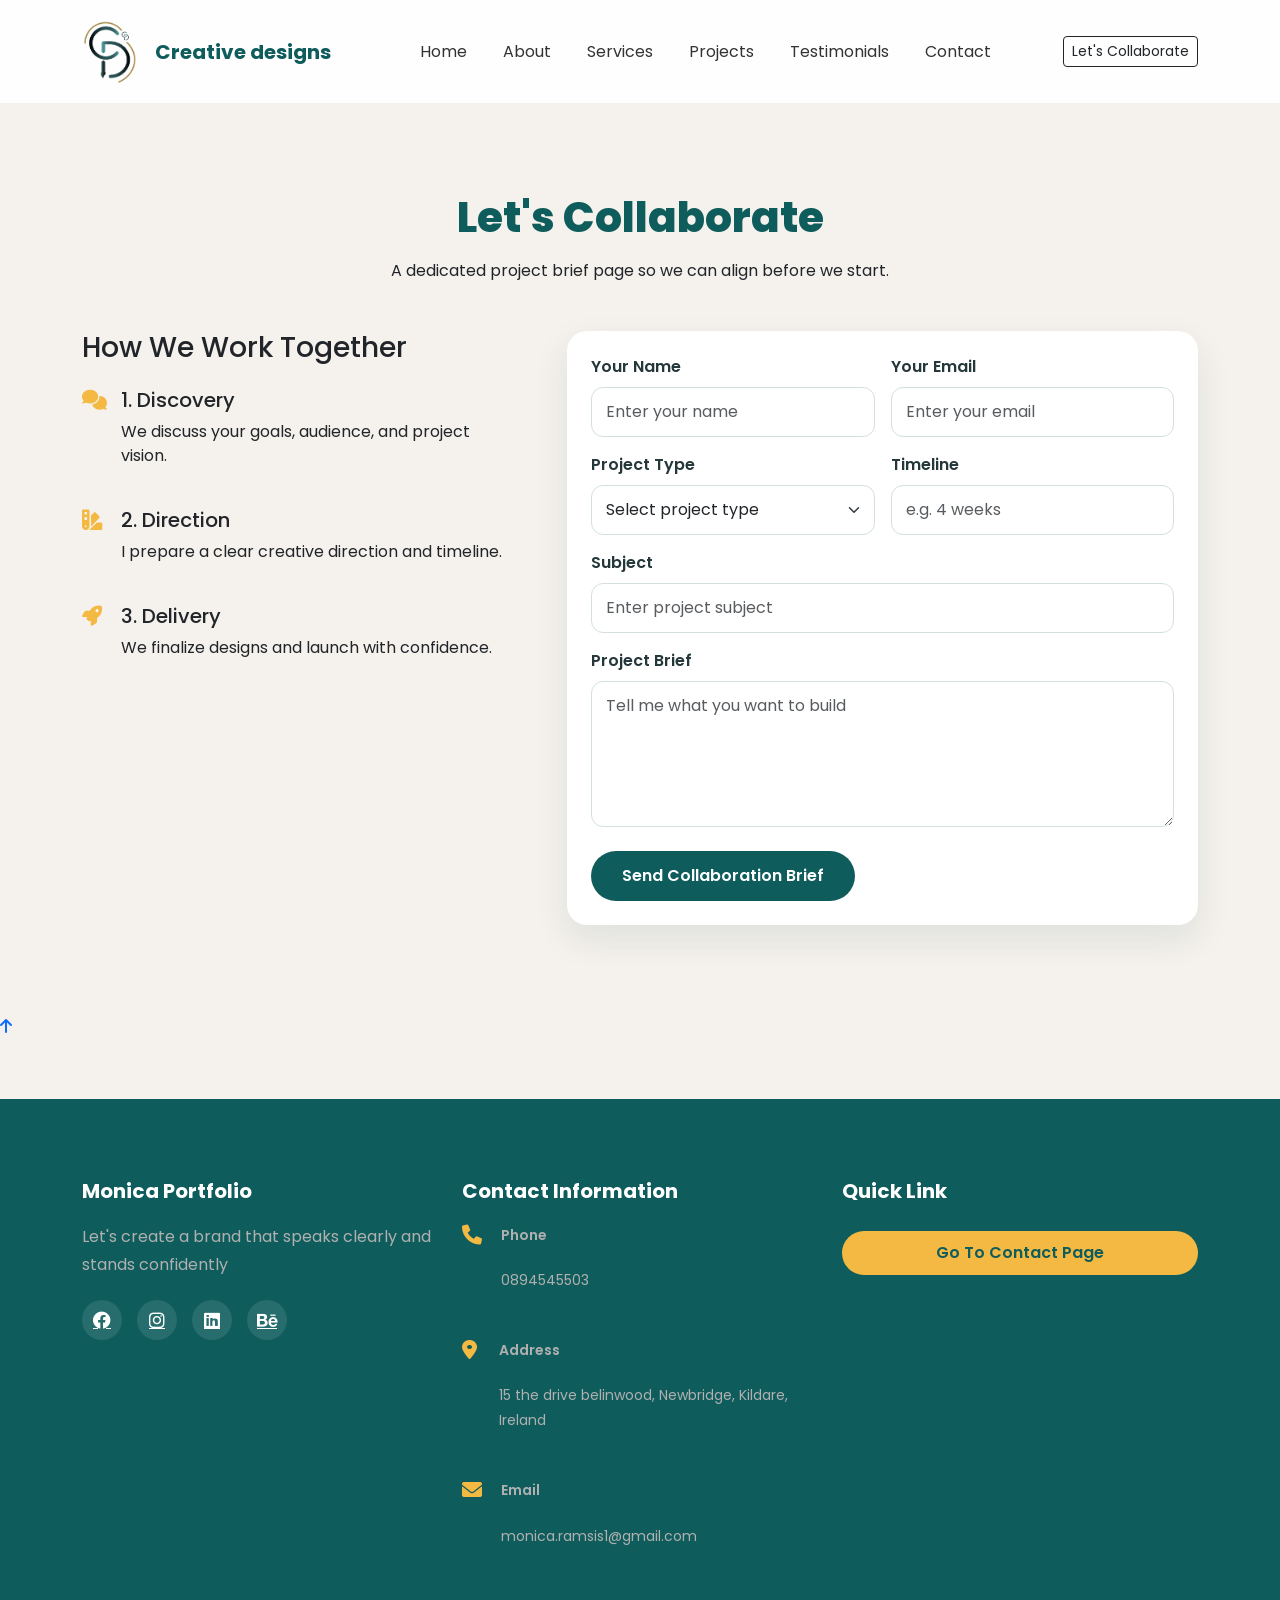
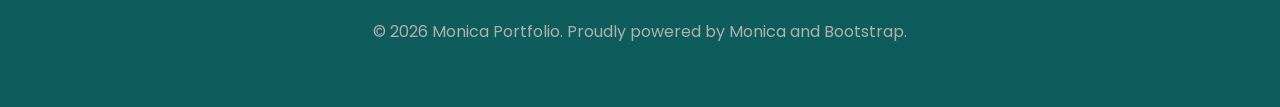
<file: collaborate.html>
<!DOCTYPE html>
<html lang="en">
<head>
  <meta charset="UTF-8">
  <meta name="viewport" content="width=device-width, initial-scale=1.0">
  <title>Monica Portfolio | Let's Collaborate</title>

  <link href="https://cdnjs.cloudflare.com/ajax/libs/bootstrap/5.3.2/css/bootstrap.min.css" rel="stylesheet">
  <link href="https://cdnjs.cloudflare.com/ajax/libs/animate.css/4.1.1/animate.min.css" rel="stylesheet">
  <link rel="stylesheet" href="mystyle.css">
  <link href="https://fonts.googleapis.com/css2?family=Poppins:wght@300;400;500;600;700;800&display=swap" rel="stylesheet">
  <link rel="stylesheet" href="https://cdnjs.cloudflare.com/ajax/libs/font-awesome/6.0.0/css/all.min.css">
</head>

<body id="top">
  <!-- NAVBAR -->
  <nav class="navbar navbar-expand-lg navbar-light sticky-top">
    <div class="container">
      <a class="navbar-brand d-flex align-items-center" href="index.html">
        <img src="images/logo3.png" class="logo me-2" alt="Logo">
        <span class="logo-text">Creative designs</span>
      </a>
      <button class="navbar-toggler" type="button" data-bs-toggle="collapse" data-bs-target="#mainNav" aria-controls="mainNav" aria-expanded="false" aria-label="Toggle navigation">
        <span class="navbar-toggler-icon"></span>
      </button>
      <div class="collapse navbar-collapse" id="mainNav">
        <ul class="navbar-nav mx-auto mb-2 mb-lg-0">
          <li class="nav-item"><a class="nav-link" href="index.html#home">Home</a></li>
          <li class="nav-item"><a class="nav-link" href="index.html#about">About</a></li>
          <li class="nav-item"><a class="nav-link" href="index.html#services">Services</a></li>
          <li class="nav-item"><a class="nav-link" href="projects.html">Projects</a></li>
          <li class="nav-item"><a class="nav-link" href="testimonials.html">Testimonials</a></li>
          <li class="nav-item"><a class="nav-link" href="contact.html">Contact</a></li>
        </ul>
        <a href="collaborate.html" class="btn btn-sm btn-cta active" aria-current="page">Let's Collaborate</a>
      </div>
    </div>
  </nav>

  <section class="section section-gap">
    <div class="container">
      <h2 class="section-title text-center">Let's Collaborate</h2>
      <p class="text-center mb-5">A dedicated project brief page so we can align before we start.</p>

      <div class="row g-5">
        <div class="col-lg-5">
          <h3 class="mb-4">How We Work Together</h3>
          <div class="contact-info">
            <div class="contact-item mb-4">
              <i class="fas fa-comments contact-icon"></i>
              <div>
                <h5>1. Discovery</h5>
                <p>We discuss your goals, audience, and project vision.</p>
              </div>
            </div>
            <div class="contact-item mb-4">
              <i class="fas fa-swatchbook contact-icon"></i>
              <div>
                <h5>2. Direction</h5>
                <p>I prepare a clear creative direction and timeline.</p>
              </div>
            </div>
            <div class="contact-item mb-4">
              <i class="fas fa-rocket contact-icon"></i>
              <div>
                <h5>3. Delivery</h5>
                <p>We finalize designs and launch with confidence.</p>
              </div>
            </div>
          </div>
        </div>

        <div class="col-lg-7">
          <form id="contactForm" class="contact-form" method="POST" action="https://api.web3forms.com/submit" novalidate data-success-url="contact-success.html" data-web3form>
            <input type="hidden" name="access_key" value="ccad3b88-552f-49ee-a11b-b355660614be">
            <input type="hidden" name="from_name" value="Monica Portfolio Collaborate Form">
            <input type="hidden" name="replyto" id="replytoField" value="">
            <input type="checkbox" name="botcheck" class="d-none" tabindex="-1" autocomplete="off">

            <div class="row g-3">
              <div class="col-md-6">
                <label for="fullName" class="form-label">Your Name</label>
                <input type="text" class="form-control" id="fullName" name="fullName" placeholder="Enter your name" required minlength="2" maxlength="80" autocomplete="name">
                <div class="invalid-feedback">Please enter your name.</div>
              </div>
              <div class="col-md-6">
                <label for="email" class="form-label">Your Email</label>
                <input type="email" class="form-control" id="email" name="email" placeholder="Enter your email" required maxlength="120" autocomplete="email">
                <div class="invalid-feedback">Please enter a valid email address.</div>
              </div>
              <div class="col-md-6">
                <label for="projectType" class="form-label">Project Type</label>
                <select class="form-select" id="projectType" name="service" required>
                  <option value="">Select project type</option>
                  <option value="website-design">Website Design</option>
                  <option value="ui-ux-design">UI/UX Design</option>
                  <option value="brand-identity">Brand Identity</option>
                  <option value="social-media-design">Social Media Design</option>
                </select>
                <div class="invalid-feedback">Please select a project type.</div>
              </div>
              <div class="col-md-6">
                <label for="timeline" class="form-label">Timeline</label>
                <input type="text" class="form-control" id="timeline" name="timeline" placeholder="e.g. 4 weeks" required maxlength="60">
                <div class="invalid-feedback">Please provide a timeline.</div>
              </div>
              <div class="col-12">
                <label for="projectSubject" class="form-label">Subject</label>
                <input type="text" class="form-control" id="projectSubject" name="project_subject" placeholder="Enter project subject" required minlength="3" maxlength="120">
                <div class="invalid-feedback">Please add a subject.</div>
              </div>
              <div class="col-12">
                <label for="projectDetails" class="form-label">Project Brief</label>
                <textarea class="form-control" id="projectDetails" name="message" rows="5" placeholder="Tell me what you want to build" required minlength="20" maxlength="2000"></textarea>
                <div class="invalid-feedback">Please provide at least 20 characters in your brief.</div>
              </div>
            </div>
            <div id="formStatus" class="form-status" role="status" aria-live="polite"></div>
            <button type="submit" class="btn btn-custom mt-4">Send Collaboration Brief</button>
          </form>
        </div>
      </div>
    </div>
  </section>

  <!-- SCROLL TO TOP -->
  <a href="#top" class="scroll-to-top"><i class="fas fa-arrow-up"></i></a>

  <!-- FOOTER -->
  <footer class="footer">
    <div class="container">
      <div class="row">
        <div class="col-md-4">
          <h5>Monica Portfolio</h5>
          <p>Let's create a brand that speaks clearly and stands confidently</p>
          <div class="social-links">
            <a href="https://www.facebook.com/moniramsis" target="_blank" rel="noopener noreferrer"><i class="fab fa-facebook"></i></a>
            <a href="https://www.instagram.com/creative.designs_1/?hl=en" target="_blank" rel="noopener noreferrer"><i class="fab fa-instagram"></i></a>
            <a href="https://www.linkedin.com/in/monica-demian-070789129/" target="_blank" rel="noopener noreferrer"><i class="fab fa-linkedin"></i></a>
            <a href="https://www.behance.net/monicarams6a24" target="_blank" rel="noopener noreferrer"><i class="fab fa-behance"></i></a>
          </div>
        </div>
        <div class="col-md-4">
          <h5>Contact Information</h5>
          <div class="contact-detail">
            <div class="contact-item">
              <i class="fas fa-phone"></i>
              <div>
                <p class="contact-label">Phone</p>
                <p class="contact-value">0894545503</p>
              </div>
            </div>
          </div>
          <div class="contact-detail">
            <div class="contact-item">
              <i class="fas fa-map-marker-alt"></i>
              <div>
                <p class="contact-label">Address</p>
                <p class="contact-value">15 the drive belinwood, Newbridge, Kildare, Ireland</p>
              </div>
            </div>
          </div>
          <div class="contact-detail">
            <div class="contact-item">
              <i class="fas fa-envelope"></i>
              <div>
                <p class="contact-label">Email</p>
                <p class="contact-value">monica.ramsis1@gmail.com</p>
              </div>
            </div>
          </div>
        </div>
        <div class="col-md-4">
          <h5>Quick Link</h5>
          <div class="search-form">
            <a href="contact.html" class="btn btn-search mt-2">Go To Contact Page</a>
          </div>
        </div>
      </div>
      <div class="text-center mt-4">
        <p>© 2026 Monica Portfolio. Proudly powered by Monica and Bootstrap.</p>
      </div>
    </div>
  </footer>

  <script src="https://cdnjs.cloudflare.com/ajax/libs/bootstrap/5.3.2/js/bootstrap.bundle.min.js"></script>
  <script src="script.js"></script>
</body>
</html>
</file>
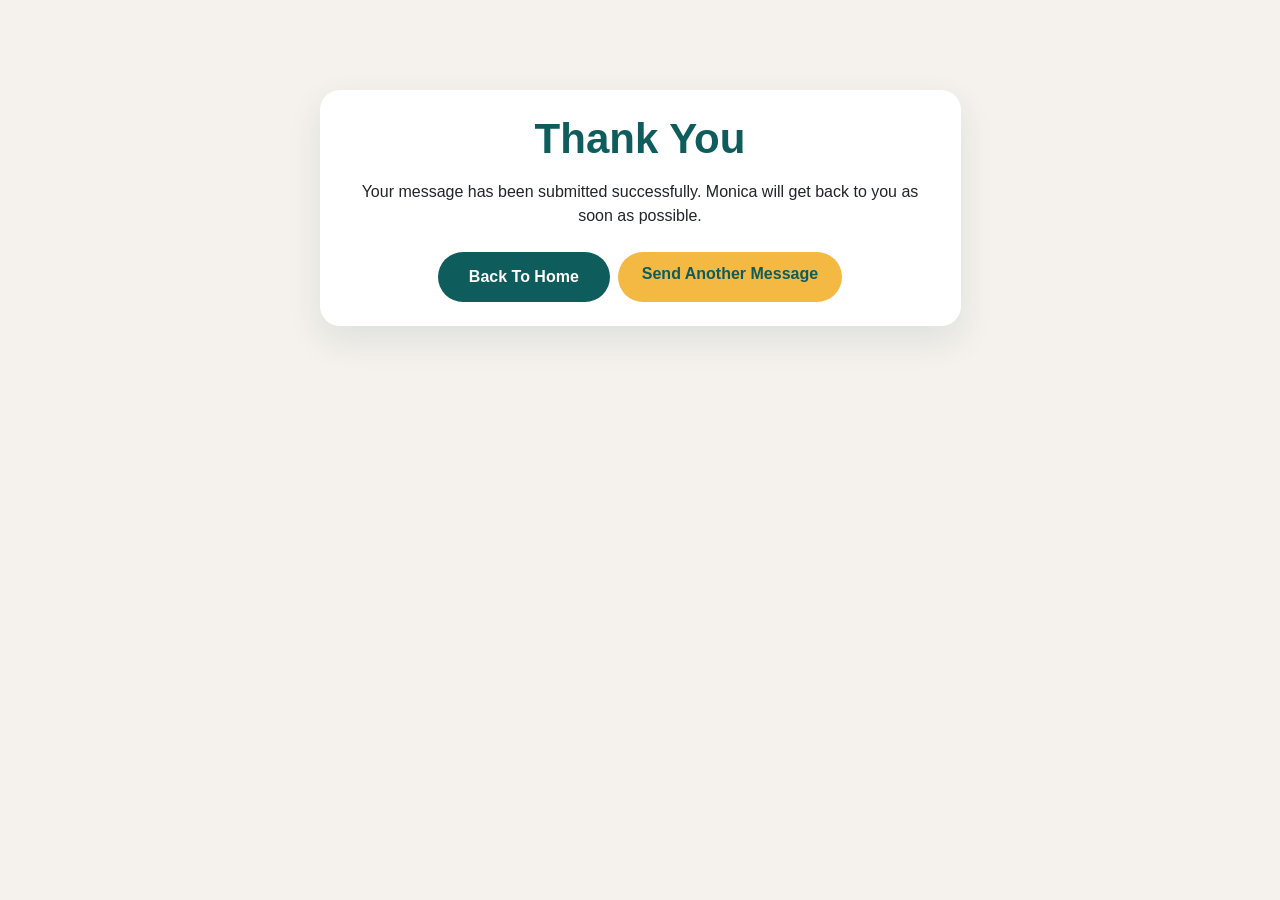
<file: contact-success.html>
<!DOCTYPE html>
<html lang="en">
<head>
  <meta charset="UTF-8">
  <meta name="viewport" content="width=device-width, initial-scale=1.0">
  <title>Monica Portfolio | Message Sent</title>
  <link href="https://cdnjs.cloudflare.com/ajax/libs/bootstrap/5.3.2/css/bootstrap.min.css" rel="stylesheet">
  <link rel="stylesheet" href="mystyle.css">
</head>
<body>
  <section class="section-gap">
    <div class="container">
      <div class="row justify-content-center">
        <div class="col-lg-7">
          <div class="contact-form text-center">
            <h1 class="section-title mb-3">Thank You</h1>
            <p class="mb-4">Your message has been submitted successfully. Monica will get back to you as soon as possible.</p>
            <div class="d-flex flex-column flex-sm-row justify-content-center gap-2">
              <a href="index.html" class="btn btn-custom">Back To Home</a>
              <a href="contact.html" class="btn btn-search">Send Another Message</a>
            </div>
          </div>
        </div>
      </div>
    </div>
  </section>
</body>
</html>
</file>
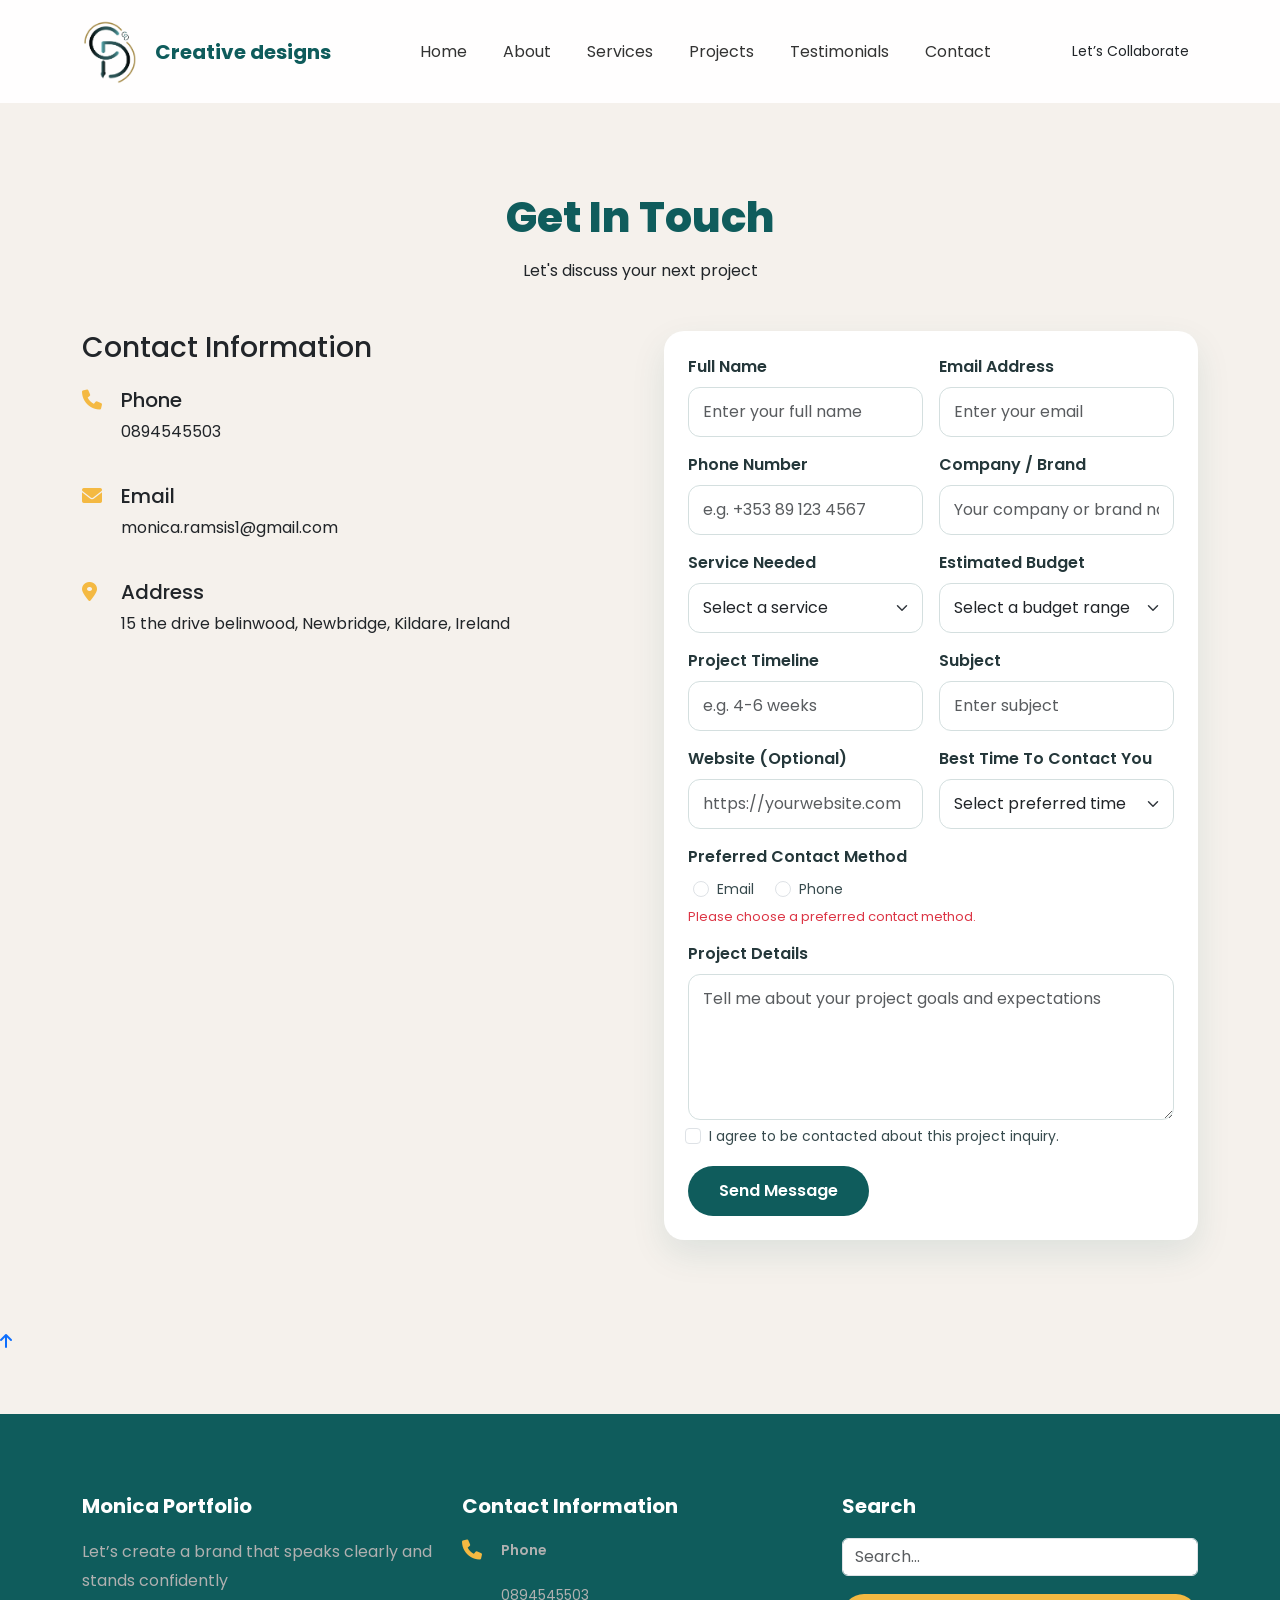
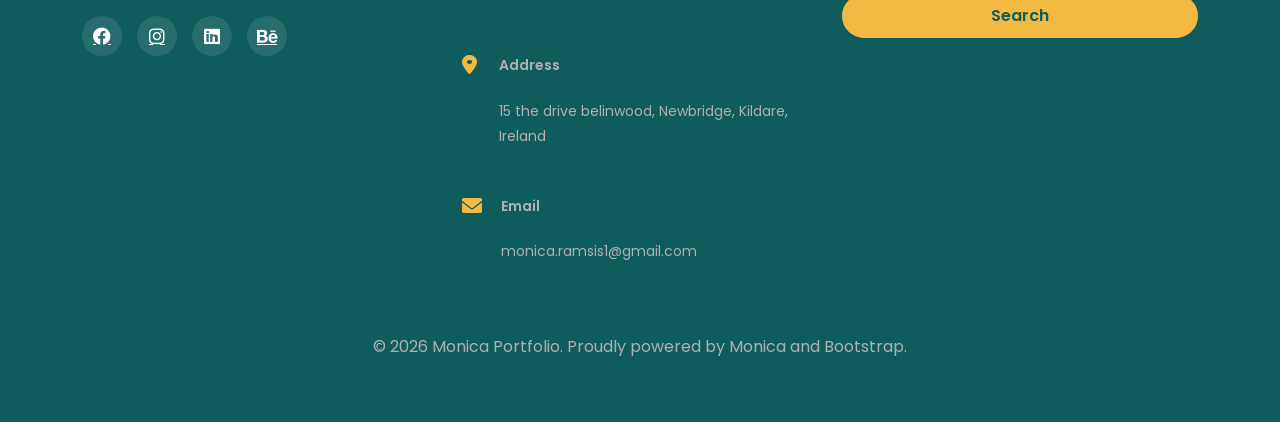
<file: contact.html>
<!DOCTYPE html>
<html lang="en">
<head>
  <meta charset="UTF-8">
  <meta name="viewport" content="width=device-width, initial-scale=1.0">
  <title>Monica Portfolio | Contact</title>

  <link href="https://cdnjs.cloudflare.com/ajax/libs/bootstrap/5.3.2/css/bootstrap.min.css" rel="stylesheet">
  <link href="https://cdnjs.cloudflare.com/ajax/libs/animate.css/4.1.1/animate.min.css" rel="stylesheet">
  <link rel="stylesheet" href="mystyle.css">
  <link href="https://fonts.googleapis.com/css2?family=Poppins:wght@300;400;500;600;700;800&display=swap" rel="stylesheet">
  <link rel="stylesheet" href="https://cdnjs.cloudflare.com/ajax/libs/font-awesome/6.0.0/css/all.min.css">
</head>

<body id="top">
  <!-- NAVBAR -->
  <nav class="navbar navbar-expand-lg navbar-light sticky-top">
    <div class="container">
      <a class="navbar-brand d-flex align-items-center" href="index.html">
        <img src="images/logo3.png" class="logo me-2" alt="Logo">
        <span class="logo-text">Creative designs</span>
      </a>
      <button class="navbar-toggler" type="button" data-bs-toggle="collapse" data-bs-target="#mainNav" aria-controls="mainNav" aria-expanded="false" aria-label="Toggle navigation">
        <span class="navbar-toggler-icon"></span>
      </button>
      <div class="collapse navbar-collapse" id="mainNav">
        <ul class="navbar-nav mx-auto mb-2 mb-lg-0">
          <li class="nav-item"><a class="nav-link" href="index.html#home">Home</a></li>
          <li class="nav-item"><a class="nav-link" href="index.html#about">About</a></li>
          <li class="nav-item"><a class="nav-link" href="index.html#services">Services</a></li>
          <li class="nav-item"><a class="nav-link" href="projects.html">Projects</a></li>
          <li class="nav-item"><a class="nav-link" href="testimonials.html">Testimonials</a></li>
          <li class="nav-item"><a class="nav-link active" href="contact.html">Contact</a></li>
        </ul>
        <a href="collaborate.html" class="btn btn-sm btn-cta">Let’s Collaborate</a>
      </div>
    </div>
  </nav>

  <!-- CONTACT SECTION -->
  <section class="section section-gap">
    <div class="container">
      <h2 class="section-title text-center">Get In Touch</h2>
      <p class="text-center mb-5">Let's discuss your next project</p>

      <div class="row g-5">
        <div class="col-lg-6">
          <h3>Contact Information</h3>
          <div class="contact-info mt-4">
            <div class="contact-item mb-4">
              <i class="fas fa-phone contact-icon"></i>
              <div>
                <h5>Phone</h5>
                <p>0894545503</p>
              </div>
            </div>
            <div class="contact-item mb-4">
              <i class="fas fa-envelope contact-icon"></i>
              <div>
                <h5>Email</h5>
                <p>monica.ramsis1@gmail.com</p>
              </div>
            </div>
            <div class="contact-item mb-4">
              <i class="fas fa-map-marker-alt contact-icon"></i>
              <div>
                <h5>Address</h5>
                <p>15 the drive belinwood, Newbridge, Kildare, Ireland</p>
              </div>
            </div>
          </div>
        </div>
        <div class="col-lg-6">
          <form id="contactForm" class="contact-form" method="POST" action="https://api.web3forms.com/submit" novalidate data-success-url="contact-success.html" data-web3form>
            <input type="hidden" name="access_key" value="ccad3b88-552f-49ee-a11b-b355660614be">
            <input type="hidden" name="from_name" value="Monica Portfolio Contact Form">
            <input type="hidden" name="replyto" id="replytoField" value="">
            <input type="checkbox" name="botcheck" class="d-none" tabindex="-1" autocomplete="off">

            <div class="row g-3">
              <div class="col-md-6">
                <label for="fullName" class="form-label">Full Name</label>
                <input type="text" class="form-control" id="fullName" name="full_name" placeholder="Enter your full name" required minlength="2" maxlength="80" autocomplete="name">
                <div class="invalid-feedback">Please enter your full name.</div>
              </div>
              <div class="col-md-6">
                <label for="email" class="form-label">Email Address</label>
                <input type="email" class="form-control" id="email" name="email" placeholder="Enter your email" required maxlength="120" autocomplete="email">
                <div class="invalid-feedback">Please enter a valid email address.</div>
              </div>

              <div class="col-md-6">
                <label for="phone" class="form-label">Phone Number</label>
                <input type="tel" class="form-control" id="phone" name="phone" placeholder="e.g. +353 89 123 4567" required maxlength="20" autocomplete="tel">
                <div class="invalid-feedback">Please enter a valid phone number.</div>
              </div>
              <div class="col-md-6">
                <label for="company" class="form-label">Company / Brand</label>
                <input type="text" class="form-control" id="company" name="company" placeholder="Your company or brand name" maxlength="120" autocomplete="organization">
              </div>

              <div class="col-md-6">
                <label for="service" class="form-label">Service Needed</label>
                <select class="form-select" id="service" name="service" required>
                  <option value="">Select a service</option>
                  <option value="ui-ux">UI/UX Design</option>
                  <option value="branding">Branding & Identity</option>
                  <option value="web-design">Web Design</option>
                  <option value="print-design">Print Design</option>
                  <option value="mobile-app">Mobile App Design</option>
                  <option value="other">Other</option>
                </select>
                <div class="invalid-feedback">Please select a service.</div>
              </div>
              <div class="col-md-6">
                <label for="budget" class="form-label">Estimated Budget</label>
                <select class="form-select" id="budget" name="budget" required>
                  <option value="">Select a budget range</option>
                  <option value="under-1k">Under EUR 1,000</option>
                  <option value="1k-3k">EUR 1,000 - 3,000</option>
                  <option value="3k-5k">EUR 3,000 - 5,000</option>
                  <option value="5k-plus">EUR 5,000+</option>
                </select>
                <div class="invalid-feedback">Please select your budget range.</div>
              </div>

              <div class="col-md-6">
                <label for="timeline" class="form-label">Project Timeline</label>
                <input type="text" class="form-control" id="timeline" name="timeline" placeholder="e.g. 4-6 weeks" required maxlength="60">
                <div class="invalid-feedback">Please provide your timeline.</div>
              </div>
              <div class="col-md-6">
                <label for="projectSubject" class="form-label">Subject</label>
                <input type="text" class="form-control" id="projectSubject" name="project_subject" placeholder="Enter subject" required minlength="3" maxlength="120">
                <div class="invalid-feedback">Please add a subject.</div>
              </div>

              <div class="col-md-6">
                <label for="website" class="form-label">Website (Optional)</label>
                <input type="url" class="form-control" id="website" name="website" placeholder="https://yourwebsite.com" maxlength="200" autocomplete="url">
                <div class="invalid-feedback">Please enter a valid website URL.</div>
              </div>
              <div class="col-md-6">
                <label for="contactTime" class="form-label">Best Time To Contact You</label>
                <select class="form-select" id="contactTime" name="contact_time" required>
                  <option value="">Select preferred time</option>
                  <option value="morning">Morning (9:00 - 12:00)</option>
                  <option value="afternoon">Afternoon (12:00 - 17:00)</option>
                  <option value="evening">Evening (17:00 - 20:00)</option>
                </select>
                <div class="invalid-feedback">Please select the best contact time.</div>
              </div>

              <div class="col-12">
                <p class="form-label mb-2">Preferred Contact Method</p>
                <div class="d-flex flex-wrap gap-3">
                  <div class="form-check">
                    <input class="form-check-input" type="radio" name="preferred_contact" id="contactByEmail" value="email" required>
                    <label class="form-check-label" for="contactByEmail">Email</label>
                  </div>
                  <div class="form-check">
                    <input class="form-check-input" type="radio" name="preferred_contact" id="contactByPhone" value="phone" required>
                    <label class="form-check-label" for="contactByPhone">Phone</label>
                  </div>
                </div>
                <div class="invalid-feedback d-block">Please choose a preferred contact method.</div>
              </div>

              <div class="col-12">
                <label for="message" class="form-label">Project Details</label>
                <textarea class="form-control" id="message" name="message" rows="5" placeholder="Tell me about your project goals and expectations" required minlength="20" maxlength="2000"></textarea>
                <div class="invalid-feedback">Please provide at least 20 characters in your message.</div>
              </div>

              <div class="col-12 form-check mt-1">
                <input class="form-check-input" type="checkbox" id="privacyConsent" name="privacyConsent" required>
                <label class="form-check-label" for="privacyConsent">I agree to be contacted about this project inquiry.</label>
                <div class="invalid-feedback">Please confirm your consent to continue.</div>
              </div>
            </div>

            <div id="formStatus" class="form-status" role="status" aria-live="polite"></div>
            <button type="submit" class="btn btn-custom mt-3">Send Message</button>
          </form>
        </div>
      </div>
    </div>
  </section>

  <!-- SCROLL TO TOP -->
  <a href="#top" class="scroll-to-top"><i class="fas fa-arrow-up"></i></a>

  <!-- FOOTER -->
  <footer class="footer">
    <div class="container">
      <div class="row">
        <div class="col-md-4">
          <h5>Monica Portfolio</h5>
          <p>Let’s create a brand that speaks clearly and stands confidently</p>
          <div class="social-links">
            <a href="https://www.facebook.com/moniramsis" target="_blank" rel="noopener noreferrer"><i class="fab fa-facebook"></i></a>
            <a href="https://www.instagram.com/creative.designs_1/?hl=en" target="_blank" rel="noopener noreferrer"><i class="fab fa-instagram"></i></a>
            <a href="https://www.linkedin.com/in/monica-demian-070789129/" target="_blank" rel="noopener noreferrer"><i class="fab fa-linkedin"></i></a>
            <a href="https://www.behance.net/monicarams6a24" target="_blank" rel="noopener noreferrer"><i class="fab fa-behance"></i></a>
          </div>
        </div>
        <div class="col-md-4">
          <h5>Contact Information</h5>
          <div class="contact-detail">
            <div class="contact-item">
              <i class="fas fa-phone"></i>
              <div>
                <p class="contact-label">Phone</p>
                <p class="contact-value">0894545503</p>
              </div>
            </div>
          </div>
          <div class="contact-detail">
            <div class="contact-item">
              <i class="fas fa-map-marker-alt"></i>
              <div>
                <p class="contact-label">Address</p>
                <p class="contact-value">15 the drive belinwood, Newbridge, Kildare, Ireland</p>
              </div>
            </div>
          </div>
          <div class="contact-detail">
            <div class="contact-item">
              <i class="fas fa-envelope"></i>
              <div>
                <p class="contact-label">Email</p>
                <p class="contact-value">monica.ramsis1@gmail.com</p>
              </div>
            </div>
          </div>
        </div>
        <div class="col-md-4">
          <h5>Search</h5>
          <div class="search-form">
            <input type="text" class="form-control" placeholder="Search...">
            <button class="btn btn-search mt-2">Search</button>
          </div>
        </div>
      </div>
      <div class="text-center mt-4">
        <p>© 2026 Monica Portfolio. Proudly powered by Monica and Bootstrap.</p>
      </div>
    </div>
  </footer>

  <script src="https://cdnjs.cloudflare.com/ajax/libs/bootstrap/5.3.2/js/bootstrap.bundle.min.js"></script>
  <script src="script.js"></script>
</body>
</html>
</file>
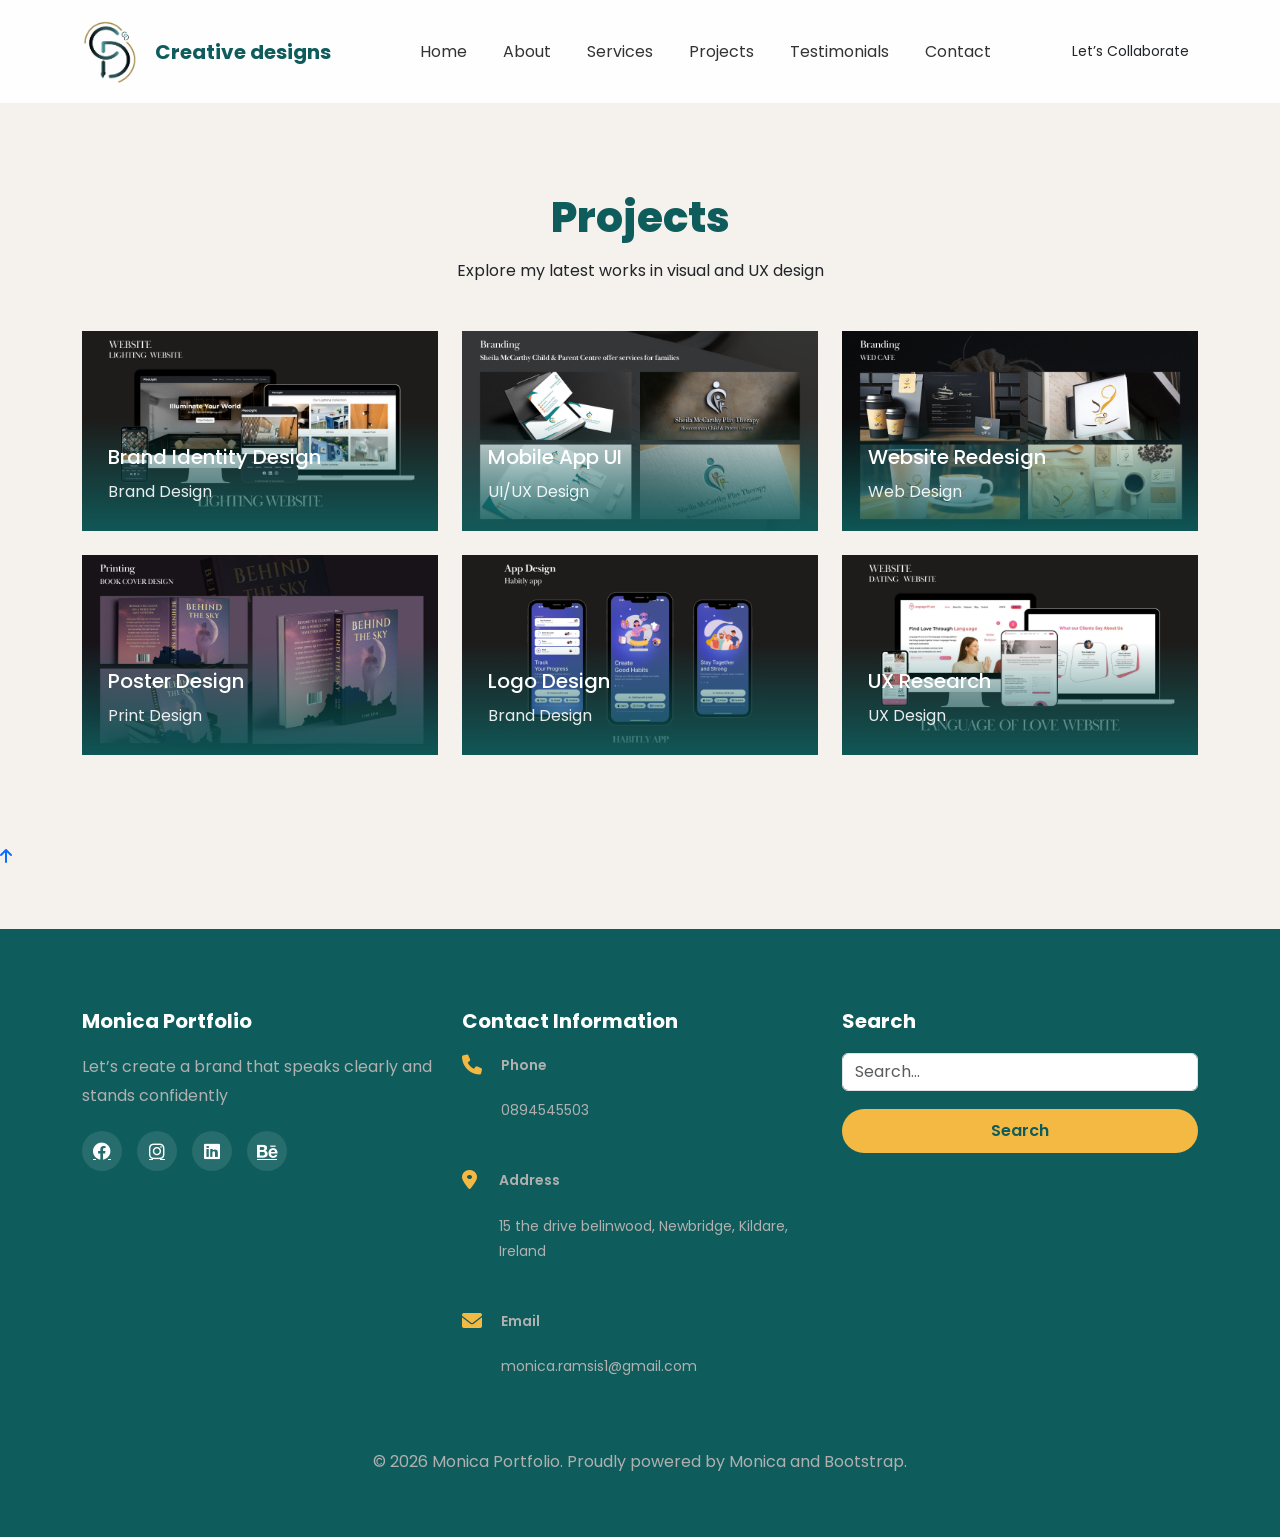
<file: portfolio.html>
<!DOCTYPE html>
<html lang="en">
<head>
  <meta charset="UTF-8">
  <meta name="viewport" content="width=device-width, initial-scale=1.0">
  <title>Monica Portfolio | Portfolio</title>

  <link href="https://cdnjs.cloudflare.com/ajax/libs/bootstrap/5.3.2/css/bootstrap.min.css" rel="stylesheet">
  <link href="https://cdnjs.cloudflare.com/ajax/libs/animate.css/4.1.1/animate.min.css" rel="stylesheet">
  <link rel="stylesheet" href="mystyle.css">
  <link href="https://fonts.googleapis.com/css2?family=Poppins:wght@300;400;500;600;700;800&display=swap" rel="stylesheet">
  <link rel="stylesheet" href="https://cdnjs.cloudflare.com/ajax/libs/font-awesome/6.0.0/css/all.min.css">
</head>

<body id="top">
  <!-- NAVBAR -->
  <nav class="navbar navbar-expand-lg navbar-light sticky-top">
    <div class="container">
      <a class="navbar-brand d-flex align-items-center" href="index.html">
        <img src="images/logo3.png" class="logo me-2" alt="Logo">
        <span class="logo-text">Creative designs</span>
      </a>
      <button class="navbar-toggler" type="button" data-bs-toggle="collapse" data-bs-target="#mainNav" aria-controls="mainNav" aria-expanded="false" aria-label="Toggle navigation">
        <span class="navbar-toggler-icon"></span>
      </button>
      <div class="collapse navbar-collapse" id="mainNav">
        <ul class="navbar-nav mx-auto mb-2 mb-lg-0">
          <li class="nav-item"><a class="nav-link" href="index.html#home">Home</a></li>
          <li class="nav-item"><a class="nav-link" href="index.html#about">About</a></li>
          <li class="nav-item"><a class="nav-link" href="index.html#services">Services</a></li>
          <li class="nav-item"><a class="nav-link active" href="portfolio.html">Projects</a></li>
          <li class="nav-item"><a class="nav-link" href="testimonials.html">Testimonials</a></li>
          <li class="nav-item"><a class="nav-link" href="contact.html">Contact</a></li>
        </ul>
        <a href="collaborate.html" class="btn btn-sm btn-cta">Let’s Collaborate</a>
      </div>
    </div>
  </nav>

  <!-- PROJECTS SECTION -->
  <section class="section section-gap">
    <div class="container">
      <h2 class="section-title text-center">Projects</h2>
      <p class="text-center mb-5">Explore my latest works in visual and UX design</p>

      <div id="portfolio-grid">
        <div class="portfolio-item">
          <a href="#" class="project-card">
            <img src="images/latest works/project 1.jpg" alt="Project 1">
            <div class="project-body">
              <h5>Brand Identity Design</h5>
              <p>Brand Design</p>
            </div>
          </a>
        </div>
        <div class="portfolio-item">
          <a href="#" class="project-card">
            <img src="images/latest works/project 2.jpg" alt="Project 2">
            <div class="project-body">
              <h5>Mobile App UI</h5>
              <p>UI/UX Design</p>
            </div>
          </a>
        </div>
        <div class="portfolio-item">
          <a href="#" class="project-card">
            <img src="images/latest works/project 3.jpg" alt="Project 3">
            <div class="project-body">
              <h5>Website Redesign</h5>
              <p>Web Design</p>
            </div>
          </a>
        </div>
        <div class="portfolio-item">
          <a href="#" class="project-card">
            <img src="images/latest works/project 4.jpg" alt="Project 4">
            <div class="project-body">
              <h5>Poster Design</h5>
              <p>Print Design</p>
            </div>
          </a>
        </div>
        <div class="portfolio-item">
          <a href="#" class="project-card">
            <img src="images/latest works/project 5.png" alt="Project 5">
            <div class="project-body">
              <h5>Logo Design</h5>
              <p>Brand Design</p>
            </div>
          </a>
        </div>
        <div class="portfolio-item">
          <a href="#" class="project-card">
            <img src="images/latest works/project 6.jpg" alt="Project 6">
            <div class="project-body">
              <h5>UX Research</h5>
              <p>UX Design</p>
            </div>
          </a>
        </div>
      </div>
    </div>
  </section>

  <!-- SCROLL TO TOP -->
  <a href="#top" class="scroll-to-top"><i class="fas fa-arrow-up"></i></a>

  <!-- FOOTER -->
  <footer class="footer">
    <div class="container">
      <div class="row">
        <div class="col-md-4">
          <h5>Monica Portfolio</h5>
          <p>Let’s create a brand that speaks clearly and stands confidently</p>
          <div class="social-links">
            <a href="https://www.facebook.com/moniramsis" target="_blank" rel="noopener noreferrer"><i class="fab fa-facebook"></i></a>
            <a href="https://www.instagram.com/creative.designs_1/?hl=en" target="_blank" rel="noopener noreferrer"><i class="fab fa-instagram"></i></a>
            <a href="https://www.linkedin.com/in/monica-demian-070789129/" target="_blank" rel="noopener noreferrer"><i class="fab fa-linkedin"></i></a>
            <a href="https://www.behance.net/monicarams6a24" target="_blank" rel="noopener noreferrer"><i class="fab fa-behance"></i></a>
          </div>
        </div>
        <div class="col-md-4">
          <h5>Contact Information</h5>
          <div class="contact-detail">
            <div class="contact-item">
              <i class="fas fa-phone"></i>
              <div>
                <p class="contact-label">Phone</p>
                <p class="contact-value">0894545503</p>
              </div>
            </div>
          </div>
          <div class="contact-detail">
            <div class="contact-item">
              <i class="fas fa-map-marker-alt"></i>
              <div>
                <p class="contact-label">Address</p>
                <p class="contact-value">15 the drive belinwood, Newbridge, Kildare, Ireland</p>
              </div>
            </div>
          </div>
          <div class="contact-detail">
            <div class="contact-item">
              <i class="fas fa-envelope"></i>
              <div>
                <p class="contact-label">Email</p>
                <p class="contact-value">monica.ramsis1@gmail.com</p>
              </div>
            </div>
          </div>
        </div>
        <div class="col-md-4">
          <h5>Search</h5>
          <div class="search-form">
            <input type="text" class="form-control" placeholder="Search...">
            <button class="btn btn-search mt-2">Search</button>
          </div>
        </div>
      </div>
      <div class="text-center mt-4">
        <p>© 2026 Monica Portfolio. Proudly powered by Monica and Bootstrap.</p>
      </div>
    </div>
  </footer>

  <script src="https://cdnjs.cloudflare.com/ajax/libs/bootstrap/5.3.2/js/bootstrap.bundle.min.js"></script>
  <script src="script.js"></script>
</body>
</html>
</file>
<file: mystyle.css>
:root{
  --beige:#f5f1ec;
  --dark-beige:#e7ded5;
  --teal:#0f5c5c;
  --yellow:#f4b942;
}

body {
  font-family: 'Poppins', sans-serif;
  background: var(--beige);
}

/* NAVBAR */
.navbar {
  padding:14px 0;
  transition:0.3s;
  position:sticky;
  top:0;
  width:100%;
  z-index:1000;
  background:rgba(255,255,255,0.92);
  backdrop-filter:blur(6px);
}

.navbar.scrolled {
  background:rgba(255,255,255,0.98);
  box-shadow:0 5px 15px rgba(0,0,0,0.12);
}

.logo {
  width:55px;
}

.logo-text {
  font-weight:700;
  color:var(--teal);
  margin-left:10px;
}

.nav-link {
  margin:0 10px;
  color:#333 !important;
}

.nav-link:hover {
  color:var(--teal) !important;
}

/* HERO */
.hero {
  min-height:100vh;
  display:flex;
  align-items:stretch;
  padding-top:120px;
  padding-bottom:0;
  background:var(--beige);
}

.hero.section-gap {
  padding-bottom:0;
}

.hero .row {
  align-items:flex-end !important;
}

.hero-img-col {
  display:flex;
  align-items:flex-end;
}

.hero-card {
  width:100%;
  height:min(85vh, 720px);
  display:flex;
  justify-content:center;
  align-items:flex-end;
  position:relative;
  overflow:hidden;
}

.hero-card {
  isolation: isolate;
}

.hero-card::before {
  content:"";
  position:absolute;
  left:50%;
  bottom:0;
  transform:translateX(-50%);
  width:min(76%, 520px);
  height:min(76%, 520px);
  background:radial-gradient(circle at center, #efe6dc 0%, var(--dark-beige) 72%, rgba(231,222,213,0) 100%);
  border-radius:50%;
  z-index:0;
  animation: pulseHalo 7s ease-in-out infinite;
}

.hero-blob {
  position: absolute;
  width: min(66%, 440px);
  height: min(58%, 380px);
  left: 50%;
  bottom: 4%;
  transform: translateX(-50%);
  border-radius: 46% 54% 59% 41% / 43% 41% 59% 57%;
  background: linear-gradient(150deg, rgba(15, 92, 92, 0.22), rgba(244, 185, 66, 0.24));
  filter: blur(2px);
  z-index: 1;
  animation: morphBlob 9s ease-in-out infinite alternate;
}

.hero-orb {
  position: absolute;
  border-radius: 50%;
  z-index: 2;
  pointer-events: none;
}

.hero-orb-1 {
  width: 22px;
  height: 22px;
  right: 16%;
  top: 18%;
  background: rgba(244, 185, 66, 0.88);
  box-shadow: 0 10px 28px rgba(244, 185, 66, 0.35);
  animation: floatOrb 6s ease-in-out infinite;
}

.hero-orb-2 {
  width: 14px;
  height: 14px;
  left: 14%;
  bottom: 22%;
  background: rgba(15, 92, 92, 0.78);
  box-shadow: 0 10px 24px rgba(15, 92, 92, 0.25);
  animation: floatOrb 7.5s ease-in-out infinite reverse;
}

.hero-pill {
  position: absolute;
  right: 10%;
  bottom: 20%;
  z-index: 2;
  display: inline-flex;
  align-items: center;
  justify-content: center;
  padding: 10px 16px;
  border-radius: 999px;
  border: 1px solid rgba(15, 92, 92, 0.22);
  background: rgba(255, 255, 255, 0.7);
  color: var(--teal);
  font-size: 13px;
  font-weight: 600;
  letter-spacing: 0.06em;
  text-transform: uppercase;
  backdrop-filter: blur(6px);
  box-shadow: 0 14px 24px rgba(33, 25, 17, 0.14);
  animation: floatOrb 8.5s ease-in-out infinite;
}

.hero-portrait {
  width:auto;
  height:100%;
  max-width:100%;
  max-height:100%;
  object-fit:contain;
  object-position:center top;
  border-radius:16px;
  margin-bottom:0;
  position:relative;
  right:0;
  z-index:1;
  display:block;
  filter: drop-shadow(0 24px 30px rgba(27, 20, 16, 0.18));
  -webkit-mask-image: linear-gradient(to bottom, #000 0%, #000 72%, rgba(0, 0, 0, 0.95) 84%, rgba(0, 0, 0, 0) 100%);
  mask-image: linear-gradient(to bottom, #000 0%, #000 72%, rgba(0, 0, 0, 0.95) 84%, rgba(0, 0, 0, 0) 100%);
  animation: heroRise 1.2s cubic-bezier(0.18, 0.89, 0.32, 1.1) both;
}

.hero-content > * {
  opacity: 0;
  transform: translateY(28px);
  animation: heroTextIn 0.8s ease forwards;
}

.hero-content .subheading { animation-delay: 0.08s; }
.hero-content .hero-title { animation-delay: 0.2s; }
.hero-content .hero-subtitle { animation-delay: 0.34s; }
.hero-content .hero-actions { animation-delay: 0.46s; }

@media(max-width:768px){
  .hero-card {
    height:auto;
  }

  .hero-pill {
    right: 50%;
    transform: translateX(50%);
    bottom: 12%;
    font-size: 11px;
    padding: 8px 12px;
  }

  .hero-orb-1 {
    right: 8%;
    top: 12%;
  }

  .hero-orb-2 {
    left: 9%;
    bottom: 17%;
  }

  .hero-portrait {
    width:100%;
    height:auto;
    max-height:85vh;
  }
}

/* LATEST WORKS */
.latest-works {
  background: var(--teal);
  color: white;
  padding: 90px 0;
}

.latest-works .section-header {
  margin-bottom: 35px;
  line-height: 1;
  text-align: center;
}

.latest-works h2 {
  font-size: 42px;
  font-weight: 800;
  margin: 0 0 15px 0;
  text-align: center;
}

.latest-works p {
  color: rgba(255,255,255,0.85);
  max-width: 640px;
  margin: 0 auto;
  line-height: 1.8;
  text-align: center;
}

.projects-filter {
  display: flex;
  justify-content: center;
  flex-wrap: wrap;
  gap: 12px;
  margin-bottom: 40px;
}

.services-section {
  background: #faf8f5;
  padding: 90px 0;
}

.services-section .section-header {
  margin-bottom: 40px;
  text-align: center;
}

.services-section h2 {
  font-size: 42px;
  font-weight: 800;
  color: var(--teal);
  margin: 0 0 15px 0;
  text-align: center;
}

.services-section p {
  color: #5c5c5c;
  max-width: 680px;
  margin: 0 auto;
  line-height: 1.8;
  text-align: center;
}

.service-card {
  background: white;
  border-radius: 30px;
  padding: 36px 28px;
  min-height: 320px;
  display: flex;
  flex-direction: column;
  gap: 22px;
  transition: transform 0.3s ease, box-shadow 0.3s ease;
}

.service-card:hover {
  transform: translateY(-8px);
  box-shadow: 0 30px 60px rgba(0,0,0,0.08);
}

.service-icon {
  width: 68px;
  height: 68px;
  border-radius: 20px;
  background: linear-gradient(135deg, rgba(15,92,92,0.1), rgba(244,185,66,0.16));
  display: flex;
  align-items: center;
  justify-content: center;
  color: var(--teal);
  font-size: 26px;
}

.service-card h5 {
  font-size: 24px;
  font-weight: 700;
  color: #222;
  margin: 0;
}

.service-card p {
  color: #5c5c5c;
  line-height: 1.9;
  margin: 0;
}

.filter-btn {
  background: rgba(255,255,255,0.12);
  color: white;
  padding: 10px 26px;
  border: 1px solid rgba(255,255,255,0.25);
  border-radius: 50px;
  cursor: pointer;
  transition: all 0.3s ease;
  font-weight: 600;
}

.filter-btn:hover,
.filter-btn.active {
  background: rgba(255,255,255,0.22);
  border-color: rgba(255,255,255,0.45);
}

#portfolio-grid {
  display: grid;
  grid-template-columns: repeat(3, minmax(0, 1fr));
  gap: 24px;
}

#portfolio-grid .portfolio-item {
  width: 100%;
}

.projects-grid {
  display: grid;
  grid-template-columns: repeat(5, 1fr);
  grid-auto-rows: 220px;
  gap: 16px;
}

.project-tile {
  position: relative;
  overflow: hidden;
  border-radius: 2px;
  border: 1px solid rgba(15, 92, 92, 0.08);
  display: block;
  min-height: auto;
  transition: transform 0.3s ease, border-color 0.3s ease;
}

.project-tile:hover {
  transform: translateY(-5px);
  border-color: rgba(15, 92, 92, 0.2);
}

.project-tile img {
  width: 100%;
  height: 100%;
  object-fit: cover;
  display: block;
  transition: transform 0.5s ease;
}

.project-tile:hover img {
  transform: scale(1.08);
}

.project-overlay {
  position: absolute;
  inset: 0;
  display: flex;
  flex-direction: column;
  align-items: center;
  justify-content: center;
  text-align: center;
  padding: 28px;
  opacity: 0;
  transform: translateY(16px);
  transition: opacity 0.35s ease, transform 0.35s ease;
  color: white;
}

.project-tile:hover .project-overlay {
  opacity: 1;
  transform: translateY(0);
}

.project-tile.project-teal .project-overlay {
  background: rgba(15, 92, 92, 0.92);
}

.project-tile.project-yellow .project-overlay {
  background: rgba(244, 185, 66, 0.92);
  color: #1c3a3a;
}

.project-overlay p {
  margin: 0 0 10px;
  font-size: 11px;
  letter-spacing: 0.15em;
  text-transform: uppercase;
  opacity: 0.9;
}

.project-overlay h3 {
  margin: 0;
  font-size: 18px;
  line-height: 1.1;
  font-weight: 800;
}

.tile-1 { grid-column: 1 / span 2; grid-row: 1 / span 2; }
.tile-2 { grid-column: 3; grid-row: 1; }
.tile-3 { grid-column: 3; grid-row: 2; }
.tile-4 { grid-column: 4 / span 2; grid-row: 1 / span 2; }

.tile-5 { grid-column: 1 / span 2; grid-row: 3 / span 2; }
.tile-6 { grid-column: 3; grid-row: 3; }
.tile-7 { grid-column: 3; grid-row: 4; }
.tile-8 { grid-column: 4; grid-row: 3; }
.tile-9 { grid-column: 5; grid-row: 3; }
.tile-10 { grid-column: 4; grid-row: 4; }
.tile-11 { grid-column: 5; grid-row: 4; }

.tile-12 { grid-column: 1; grid-row: 5; }
.tile-13 { grid-column: 1; grid-row: 6; }
.tile-14 { grid-column: 2 / span 2; grid-row: 5 / span 2; }
.tile-15 { grid-column: 4; grid-row: 5; }
.tile-16 { grid-column: 5; grid-row: 5; }
.tile-17 { grid-column: 4; grid-row: 6; }
.tile-18 { grid-column: 5; grid-row: 6; }

.tile-19 { grid-column: 1; grid-row: 7; }
.tile-20 { grid-column: 2; grid-row: 7; }
.tile-21 { grid-column: 3; grid-row: 7; }
.tile-22 { grid-column: 1; grid-row: 8; }
.tile-23 { grid-column: 2; grid-row: 8; }
.tile-24 { grid-column: 3; grid-row: 8; }
.tile-25 { grid-column: 4 / span 2; grid-row: 7 / span 2; }

/* Extended desktop layout for additional project slots */
.tile-26 { grid-column: 1 / span 2; grid-row: 9 / span 2; }
.tile-27 { grid-column: 3; grid-row: 9; }
.tile-28 { grid-column: 4; grid-row: 9; }
.tile-29 { grid-column: 4 / span 2; grid-row: 10 / span 2; }
.tile-30 { grid-column: 5; grid-row: 9; }
.tile-31 { grid-column: 3; grid-row: 10; }
.tile-32 { grid-column: 1 / span 2; grid-row: 11 / span 2; }
.tile-33 { grid-column: 3; grid-row: 11; }
.tile-34 { grid-column: 3; grid-row: 12; }
.tile-35 { grid-column: 4 / span 2; grid-row: 12 / span 2; }
.tile-36 { grid-column: 1; grid-row: 13; }
.tile-37 { grid-column: 2; grid-row: 13; }
.tile-38 { grid-column: 3; grid-row: 13; }

.project-card {
  position: relative;
  overflow: hidden;
  border-radius: 28px;
  min-height: 340px;
  box-shadow: 0 20px 45px rgba(0,0,0,0.15);
  transition: transform 0.3s ease;
}

.project-card:hover {
  transform: translateY(-8px);
}

.project-card img {
  width: 100%;
  height: 100%;
  object-fit: cover;
  display: block;
  transition: transform 0.5s ease;
}

.project-card:hover img {
  transform: scale(1.05);
}

.project-body {
  position: absolute;
  left: 0;
  right: 0;
  bottom: 0;
  padding: 26px;
  background: linear-gradient(180deg, rgba(15,92,92,0) 0%, rgba(15,92,92,0.92) 100%);
  color: white;
  transition: transform 0.3s ease;
}

.project-body h5 {
  margin-bottom: 10px;
  font-size: 20px;
}

.project-body p {
  margin: 0;
  color: rgba(255,255,255,0.9);
  line-height: 1.6;
}

@media (max-width: 991px) {
  #portfolio-grid {
    grid-template-columns: repeat(2, minmax(0, 1fr));
  }
  .projects-grid {
    grid-template-columns: repeat(4, 1fr);
    grid-auto-rows: 200px;
    gap: 14px;
  }
  .projects-grid .project-tile {
    grid-column: auto !important;
    grid-row: auto !important;
    border-radius: 2px;
  }
}

@media (max-width: 767px) {
  #portfolio-grid {
    grid-template-columns: 1fr;
  }
  .projects-grid {
    grid-template-columns: repeat(2, 1fr);
    grid-auto-rows: 180px;
    gap: 10px;
  }
  .projects-grid .project-tile {
    grid-column: auto !important;
    grid-row: auto !important;
  }
}

/* TEXT */
.hero-text h1 {
  font-size:72px;
}

.subheading {
  font-size:24px;
  font-weight:600;
  display:block;
  margin-bottom:10px;
}

.hero .lead {
  font-size:18px;
  line-height:1.6;
}
.bold {
  font-weight:800;
}

.hero-text p {
  margin:20px 0;
  color:#666;
}

/* BUTTON */
.btn-yellow {
  background:var(--yellow);
  padding:12px 25px;
  border-radius:6px;
  font-weight:600;
}
.btn-yellow:hover {
  background:var(--teal);
  color:white;
}

.btn-custom {
  background: var(--teal);
  color: white;
  padding: 12px 30px;
  border-radius: 25px;
  font-weight: 600;
  text-decoration: none;
  transition: 0.3s;
}

.btn-custom:hover {
  background: var(--yellow);
  color: var(--teal);
}

/* IMAGE */
.hero-img-wrapper {
  position:relative;
  display:flex;
  justify-content:center;
  align-items:center;
}

.img-bg {
  position:absolute;
  width:320px;
  height:420px;
  background:var(--dark-beige);
  border-radius:12px;
  right:60px;
}

.hero-img {
  width:260px;
  position:relative;
  z-index:2;
}

/* ABOUT SECTION */
#about {
  background: #ffffff;
  padding: 90px 0;
}

#about .section-header {
  margin-bottom: 35px;
  text-align: center;
}

#about .section-header h2 {
  font-size: 42px;
  font-weight: 800;
  color: var(--teal);
  margin: 0 0 15px 0;
  text-align: center;
}

#about .row.g-4 {
  align-items: center;
}

#about img {
  width: 100%;
  height: auto;
  border-radius: 24px;
  object-fit: cover;
}

#about p {
  font-size: 16px;
  color: #4d4d4d;
  line-height: 1.8;
  margin-bottom: 35px;
}

#about .skills-bars {
  display: grid;
  gap: 28px;
}

#about .skill {
  display: grid;
  gap: 10px;
}

#about .skill-header {
  display: flex;
  justify-content: space-between;
  align-items: center;
  gap: 15px;
}

#about .skill-header span:first-child {
  font-weight: 600;
  color: #2c2c2c;
}

.skill-percent {
  font-weight: 700;
  color: var(--teal);
  font-size: 14px;
}

.progress-bar {
  height: 12px;
  background: #e9ecef;
  border-radius: 999px;
  overflow: hidden;
  box-shadow: inset 0 1px 2px rgba(0,0,0,0.08);
}

.progress-fill {
  height: 100%;
  background: linear-gradient(90deg, var(--teal), var(--yellow));
  border-radius: 999px;
  transition: width 1s ease;
}

/* HERO BADGES */
.hero-badges {
  display: flex;
  align-items: center;
  flex-direction: row-reverse;
  justify-content: flex-end;
}

.profile-photo {
  width: 60px;
  height: auto;
  border-radius: 50%;
  margin-left: 15px;
}

/* SKILLS & TOOLS */
.skills-tools-section {
  padding: 90px 0;
  background: #f7f7f7;
}

.skills-tools-section .section-header h2 {
  font-size: 42px;
  font-weight: 800;
  color: var(--teal);
  margin: 0 0 12px 0;
  text-align: center;
}

.skills-tools-section .section-header p {
  max-width: 760px;
  margin: 0 auto;
  color: #4e535f;
  line-height: 1.8;
  text-align: center;
}

.tools-grid {
  display: grid;
  grid-template-columns: repeat(4, minmax(0, 1fr));
  gap: 24px;
}

.tool-card {
  background: var(--yellow);
  border-radius: 34px;
  min-height: 255px;
  padding: 30px 20px;
  display: flex;
  flex-direction: column;
  align-items: center;
  justify-content: center;
  text-align: center;
  transition: transform 0.3s ease, box-shadow 0.3s ease;
}

.tool-card:hover {
  transform: translateY(-6px);
  box-shadow: 0 18px 34px rgba(15, 92, 92, 0.2);
}

.tool-icon {
  width: 112px;
  height: 112px;
  border-radius: 28px;
  background: rgba(15, 92, 92, 0.92);
  color: #fff;
  display: flex;
  align-items: center;
  justify-content: center;
  font-size: 50px;
  margin-bottom: 20px;
}

.tool-card h5 {
  margin: 0;
  color: var(--teal);
  font-size: 24px;
  font-weight: 700;
}

/* GENERIC SECTION */
.section {
  display: block;
}

.section-gap {
  padding: 90px 0;
}

.section-title {
  font-size: 42px;
  font-weight: 800;
  color: var(--teal);
  margin-bottom: 15px;
  text-align: center;
}

.projects-page > .container > p {
  color: #5c5c5c;
  max-width: 760px;
  margin: 0 auto 40px;
  font-size: 16px;
  line-height: 1.8;
  text-align: center;
}

/* TESTIMONIALS */
.testimonials-section {
  background: #faf8f5;
  padding: 90px 0;
}

.projects-page {
  background: #faf8f5;
}

.testimonials-section .section-header {
  margin-bottom: 35px;
  line-height: 1;
  text-align: center;
}

.testimonials-section .section-header h2 {
  font-size: 42px;
  font-weight: 800;
  color: var(--teal);
  margin: 0 0 15px 0;
  display: block;
  line-height: 1.2;
  text-align: center;
}

.testimonials-section .section-header p {
  color: #5c5c5c;
  max-width: 760px;
  margin: 0 auto;
  font-size: 16px;
  line-height: 1.8;
  text-align: center;
}

.testimonials-carousel {
  max-width: 1100px;
  margin: 0 auto;
  overflow: hidden;
}

.testimonial-card {
  background: #fff;
  border-radius: 30px;
  padding: 60px 56px;
  box-shadow: 0 24px 50px rgba(0,0,0,0.08);
  min-height: 420px;
  display: flex;
  flex-direction: column;
  align-items: center;
  justify-content: center;
  gap: 28px;
}

.testimonial-quote {
  width: 94px;
  height: 94px;
  border-radius: 24px;
  background: linear-gradient(135deg, rgba(15,92,92,0.12), rgba(244,185,66,0.28));
  color: var(--teal);
  display: flex;
  align-items: center;
  justify-content: center;
  font-size: 36px;
}

.testimonial-card .blockquote p {
  font-size: 40px;
  line-height: 1.35;
  color: #2d3238;
  margin: 0;
}

.testimonial-author h5 {
  margin: 0 0 6px;
  color: var(--teal);
  font-size: 34px;
  font-weight: 700;
}

.testimonial-author span {
  display: block;
  color: #6a6a6a;
  font-size: 22px;
}

.testimonials-carousel .carousel-control-prev,
.testimonials-carousel .carousel-control-next {
  width: 56px;
  height: 56px;
  top: 50%;
  transform: translateY(-50%);
  background: var(--teal);
  border-radius: 50%;
  opacity: 1;
}

.testimonials-carousel .carousel-control-prev {
  left: 18px;
}

.testimonials-carousel .carousel-control-next {
  right: 18px;
}

.testimonials-carousel .carousel-control-prev-icon,
.testimonials-carousel .carousel-control-next-icon {
  filter: brightness(0) invert(1);
}

/* Keep testimonials page top bar and footer scale consistent with other pages */
@media (max-width: 1200px) {
  .tool-card h5 {
    font-size: 22px;
  }
}

@media (max-width: 991px) {
  .tools-grid {
    grid-template-columns: repeat(2, minmax(0, 1fr));
  }

  .tool-card {
    min-height: 220px;
    border-radius: 28px;
  }

  .tool-card h5 {
    font-size: 20px;
  }

  .testimonial-card {
    min-height: 360px;
    padding: 48px 32px;
  }

  .testimonial-card .blockquote p {
    font-size: 30px;
  }

  .testimonial-author h5 {
    font-size: 28px;
  }

  .testimonial-author span {
    font-size: 18px;
  }

  .testimonials-carousel .carousel-control-prev {
    left: 12px;
  }

  .testimonials-carousel .carousel-control-next {
    right: 12px;
  }
}

@media (max-width: 576px) {
  .tools-grid {
    grid-template-columns: 1fr;
  }

  .tool-icon {
    width: 96px;
    height: 96px;
    font-size: 42px;
  }

  .testimonials-section {
    padding: 72px 0;
  }

  .testimonial-card {
    min-height: 320px;
    padding: 34px 22px 72px;
    border-radius: 24px;
  }

  .testimonial-card .blockquote p {
    font-size: 24px;
  }

  .testimonial-author h5 {
    font-size: 24px;
  }

  .testimonial-author span {
    font-size: 16px;
  }

  .testimonials-carousel .carousel-control-prev,
  .testimonials-carousel .carousel-control-next {
    width: 48px;
    height: 48px;
    top: auto;
    bottom: 14px;
    transform: none;
  }

  .testimonials-carousel .carousel-control-prev {
    left: calc(50% - 58px);
  }

  .testimonials-carousel .carousel-control-next {
    right: calc(50% - 58px);
  }
}

/* END CONTACT IDEA */
.end-contact-idea {
  padding: 70px 0 10px;
}

.end-contact-header h2 {
  max-width: 640px;
  font-size: clamp(24px, 3.2vw, 38px);
  line-height: 1.12;
  color: var(--teal);
  font-weight: 700;
  margin-bottom: 18px;
}

.end-contact-card {
  background: var(--yellow);
  border-radius: 16px;
  padding: 34px;
  display: grid;
  grid-template-columns: 1fr 1fr;
  gap: 34px;
  box-shadow: 0 18px 40px rgba(15, 37, 69, 0.2);
}

.trend-bento-card {
  position: relative;
  overflow: hidden;
  background: linear-gradient(138deg, #f5c65f 0%, #f2b949 52%, #efac38 100%);
}

.trend-bento-card::before,
.trend-bento-card::after {
  content: "";
  position: absolute;
  border-radius: 999px;
  pointer-events: none;
}

.trend-bento-card::before {
  width: 280px;
  height: 280px;
  right: -100px;
  top: -80px;
  background: radial-gradient(circle, rgba(255, 255, 255, 0.42), rgba(255, 255, 255, 0));
}

.trend-bento-card::after {
  width: 220px;
  height: 220px;
  left: -80px;
  bottom: -80px;
  background: radial-gradient(circle, rgba(15, 92, 92, 0.2), rgba(15, 92, 92, 0));
}

.end-contact-brand {
  display: flex;
  flex-direction: column;
  justify-content: center;
  align-items: flex-start;
  min-height: 380px;
  background: linear-gradient(160deg, rgba(255,255,255,0.28), rgba(255,255,255,0.08));
  border: 1px solid rgba(15, 92, 92, 0.2);
  border-radius: 12px;
  padding: 28px;
}

.end-contact-brand img {
  width: 84px;
  height: 84px;
  object-fit: contain;
  margin-bottom: 14px;
}

.end-contact-brand h3 {
  color: var(--teal);
  font-size: 42px;
  line-height: 1;
  margin: 0 0 14px;
  font-weight: 800;
}

.end-contact-brand p {
  color: var(--teal);
  font-size: 18px;
  max-width: 390px;
  margin-bottom: 22px;
  line-height: 1.5;
}

.end-contact-form {
  display: flex;
  flex-direction: column;
  gap: 8px;
  position: relative;
  z-index: 1;
  background: rgba(255, 255, 255, 0.4);
  border: 1px solid rgba(255, 255, 255, 0.5);
  border-radius: 14px;
  padding: 18px;
  backdrop-filter: blur(6px);
}

.end-contact-form label {
  font-size: 15px;
  color: var(--teal);
  font-weight: 600;
  margin-top: 4px;
}

.end-contact-form input,
.end-contact-form select,
.end-contact-form textarea {
  width: 100%;
  background: #fffdf6;
  border: 2px solid rgba(15, 92, 92, 0.2);
  border-radius: 8px;
  padding: 12px 14px;
  font-size: 16px;
  color: var(--teal);
  outline: none;
}

.end-contact-form .invalid-feedback {
  margin-bottom: 2px;
}

.end-contact-form .form-status {
  margin-top: 10px;
}

.end-contact-form input:focus,
.end-contact-form select:focus,
.end-contact-form textarea:focus {
  border-color: var(--teal);
  box-shadow: 0 0 0 3px rgba(15, 92, 92, 0.12);
}

.end-contact-btn {
  align-self: flex-start;
  border: 2px solid var(--teal);
  color: var(--teal);
  background: #fffdf6;
  font-weight: 700;
  border-radius: 8px;
  padding: 10px 18px;
}

.end-contact-btn:hover {
  background: var(--teal);
  color: #fff;
}

/* CONTACT FORM */
.contact-form {
  background: #ffffff;
  border-radius: 20px;
  padding: 24px;
  box-shadow: 0 14px 34px rgba(15, 92, 92, 0.1);
}

.contact-form .form-label {
  color: #24373a;
  font-weight: 600;
}

.contact-form .form-control,
.contact-form .form-select {
  border: 1px solid #d4dfdf;
  border-radius: 12px;
  padding: 12px 14px;
  min-height: 48px;
}

.contact-form textarea.form-control {
  min-height: 140px;
  resize: vertical;
}

.contact-form .form-control:focus,
.contact-form .form-select:focus,
.contact-form .form-check-input:focus {
  border-color: var(--teal);
  box-shadow: 0 0 0 0.2rem rgba(15, 92, 92, 0.12);
}

.contact-form .form-check {
  padding-left: 1.8rem;
}

.contact-form .form-check-label {
  color: #374a4d;
  font-size: 14px;
}

.contact-form .invalid-feedback {
  font-size: 13px;
}

.form-status {
  display: none;
  margin-top: 14px;
  border-radius: 10px;
  padding: 10px 12px;
  font-size: 14px;
  font-weight: 500;
}

.form-status.success {
  display: block;
  background: #eaf7f2;
  color: #105638;
  border: 1px solid #b8e0cd;
}

.form-status.error {
  display: block;
  background: #fff1f1;
  color: #8f1f2a;
  border: 1px solid #efc5ca;
}

@media (max-width: 991px) {
  .end-contact-card {
    grid-template-columns: 1fr;
  }

  .end-contact-brand {
    min-height: auto;
  }

  .end-contact-brand h3 {
    font-size: 34px;
  }

  .end-contact-form label {
    font-size: 14px;
  }
}

/* FOOTER */
.footer {
  background: var(--teal);
  color: white;
  padding: 80px 0 40px;
  margin-top: 60px;
}

.footer h5 {
  color: white;
  font-size: 20px;
  font-weight: 700;
  margin-bottom: 20px;
}

.footer p {
  color: #b0b0b0;
  line-height: 1.8;
  margin-bottom: 20px;
}

.footer-about {
  margin-bottom: 30px;
}

.social-links {
  display: flex;
  gap: 15px;
  margin-top: 20px;
}

.social-links a {
  width: 40px;
  height: 40px;
  border-radius: 50%;
  background: rgba(255,255,255,0.1);
  display: flex;
  align-items: center;
  justify-content: center;
  color: white;
  transition: all 0.3s ease;
  font-size: 18px;
}

.social-links a:hover {
  background: var(--yellow);
  color: var(--teal);
  transform: translateY(-3px);
}

.contact-detail {
  margin-bottom: 25px;
}

.contact-item {
  display: flex;
  align-items: flex-start;
  gap: 15px;
}

.contact-item i {
  color: var(--yellow);
  font-size: 20px;
  width: 24px;
  margin-top: 2px;
}

.contact-label {
  font-weight: 600;
  color: white;
  margin-bottom: 5px;
  font-size: 14px;
}

.contact-value {
  color: #b0b0b0;
  margin: 0;
  line-height: 1.6;
  font-size: 14px;
}

.footer-contact .contact-item {
  display: flex;
  align-items: center;
  gap: 12px;
  margin-bottom: 15px;
  color: #b0b0b0;
}

.footer-contact .contact-item i {
  color: var(--yellow);
  width: 18px;
}

.footer-newsletter .newsletter-form {
  display: flex;
  gap: 10px;
  margin-top: 15px;
}

.footer-newsletter .form-control {
  background: rgba(255,255,255,0.1);
  border: 1px solid rgba(255,255,255,0.2);
  color: white;
  border-radius: 25px;
  padding: 12px 20px;
}

.footer-newsletter .form-control::placeholder {
  color: #888;
}

.footer-newsletter .form-control:focus {
  background: rgba(255,255,255,0.15);
  border-color: var(--yellow);
  color: white;
}

.footer-newsletter .btn-custom {
  border-radius: 25px;
  padding: 12px 24px;
  font-weight: 600;
}

.search-form {
  display: flex;
  flex-direction: column;
  gap: 10px;
}

.btn-search {
  background: var(--yellow);
  color: var(--teal);
  border: none;
  padding: 10px 24px;
  border-radius: 25px;
  font-weight: 600;
  cursor: pointer;
  transition: all 0.3s ease;
}

.btn-search:hover {
  background: white;
  color: var(--teal);
}

.footer-bottom {
  border-top: 1px solid rgba(255,255,255,0.1);
  margin-top: 50px;
  padding-top: 30px;
}

.footer-bottom p {
  color: #888;
  font-size: 14px;
}

.footer-bottom .text-danger {
  color: #e74c3c !important;
}

/* SKILLS */
.skill-header {
  display:flex;
  justify-content:space-between;
  align-items:center;
  margin-bottom:10px;
}

.skill-header span:first-child {
  font-weight:600;
  color:#333;
}

.skill-percent {
  font-weight:700;
  color: var(--teal);
  font-size:14px;
}

.skill {
  margin-bottom:35px; /* Good spacing between skills */
}

.progress-bar {
  height:10px;
  background:#e9ecef;
  border-radius:15px;
  overflow:hidden;
  box-shadow:inset 0 1px 2px rgba(0,0,0,0.1);
}

.progress-fill {
  height:100%;
  background: linear-gradient(90deg, var(--teal), var(--yellow));
  border-radius:15px;
  transition:width 1s ease;
}

/* ANIMATION */
.reveal {
  opacity:0;
  transform:translateY(40px);
  transition:0.8s;
}
.reveal.active {
  opacity:1;
  transform:translateY(0);
}

[data-animate] {
  opacity: 0;
  transform: translateY(36px) scale(0.985);
  transition: opacity 0.85s ease, transform 0.85s cubic-bezier(0.2, 0.65, 0.3, 1);
}

[data-animate].in-view {
  opacity: 1;
  transform: translateY(0) scale(1);
}

.delay {transition-delay:0.2s;}
.delay2 {transition-delay:0.4s;}
.delay3 {transition-delay:0.6s;}

@keyframes heroRise {
  0% {
    opacity: 0;
    transform: translateY(44px) scale(0.96);
  }
  100% {
    opacity: 1;
    transform: translateY(0) scale(1);
  }
}

@keyframes heroTextIn {
  to {
    opacity: 1;
    transform: translateY(0);
  }
}

@keyframes floatOrb {
  0%,
  100% {
    transform: translate3d(0, 0, 0);
  }
  50% {
    transform: translate3d(0, -14px, 0);
  }
}

@keyframes morphBlob {
  0% {
    border-radius: 46% 54% 59% 41% / 43% 41% 59% 57%;
  }
  100% {
    border-radius: 57% 43% 45% 55% / 49% 55% 45% 51%;
  }
}

@keyframes pulseHalo {
  0%,
  100% {
    transform: translateX(-50%) scale(1);
    opacity: 0.95;
  }
  50% {
    transform: translateX(-50%) scale(1.04);
    opacity: 1;
  }
}

@media (prefers-reduced-motion: reduce) {
  *,
  *::before,
  *::after {
    animation-duration: 0.001ms !important;
    animation-iteration-count: 1 !important;
    transition-duration: 0.001ms !important;
    scroll-behavior: auto !important;
  }
}

/* MOBILE */
@media(max-width:768px){
  .hero-text h1 {font-size:36px;}

  .section-gap {
    padding: 72px 0;
  }

  .section-title,
  #about .section-header h2,
  .services-section h2,
  .skills-tools-section .section-header h2,
  .testimonials-section .section-header h2,
  .latest-works h2 {
    font-size: 34px;
  }

  .navbar .btn-cta {
    margin-top: 10px;
    width: 100%;
    text-align: center;
  }

  .contact-form {
    padding: 18px;
    border-radius: 16px;
  }

  .img-bg {
    width:200px;
    height:260px;
    right:10px;
  }

  .hero-img {
    width:200px;
  }
}

@media (max-width: 480px) {
  .contact-form .form-label {
    font-size: 14px;
  }

  .contact-form .form-control,
  .contact-form .form-select {
    font-size: 14px;
  }
}

/* ============================================
   PROJECT DETAIL PAGE
   ============================================ */

.project-detail-hero {
  background: var(--beige);
  padding: 70px 0 50px;
  border-bottom: 1px solid var(--dark-beige);
}

.detail-back-link {
  display: inline-flex;
  align-items: center;
  gap: 8px;
  color: var(--teal);
  font-size: 14px;
  font-weight: 600;
  text-decoration: none;
  margin-bottom: 24px;
  transition: gap 0.2s ease;
}

.detail-back-link:hover {
  gap: 12px;
  color: var(--teal);
}

.detail-category-badge {
  display: inline-block;
  background: var(--teal);
  color: white;
  font-size: 11px;
  font-weight: 700;
  letter-spacing: 0.14em;
  text-transform: uppercase;
  padding: 6px 18px;
  border-radius: 999px;
  margin-bottom: 18px;
}

.project-detail-title {
  font-size: clamp(32px, 5vw, 58px);
  font-weight: 800;
  color: var(--teal);
  line-height: 1.1;
  margin: 0;
}

.project-detail-main {
  padding: 70px 0 90px;
  background: white;
}

.project-detail-img-wrap {
  width: 100%;
  border-radius: 20px;
  overflow: hidden;
  box-shadow: 0 24px 60px rgba(0, 0, 0, 0.12);
  margin-bottom: 56px;
  max-height: 620px;
}

.project-detail-main-img {
  width: 100%;
  height: 100%;
  max-height: 620px;
  object-fit: cover;
  display: block;
  transition: transform 0.5s ease;
}

.project-detail-img-wrap:hover .project-detail-main-img {
  transform: scale(1.02);
}

.project-detail-desc {
  max-width: 760px;
  margin: 0 auto 70px;
  text-align: center;
}

.project-detail-desc p {
  font-size: 17px;
  color: #4d4d4d;
  line-height: 1.95;
  margin: 0;
}

.project-detail-section-title {
  text-align: center;
  margin-bottom: 36px;
}

.project-detail-section-title h2 {
  font-size: 32px;
  font-weight: 800;
  color: var(--teal);
  margin: 0 0 8px;
}

.project-detail-section-title p {
  color: #7a7a7a;
  font-size: 15px;
  margin: 0;
}

.project-detail-gallery {
  display: grid;
  grid-template-columns: 1fr 1fr;
  gap: 24px;
}

.detail-gallery-card {
  border-radius: 16px;
  overflow: hidden;
  box-shadow: 0 14px 36px rgba(0, 0, 0, 0.1);
  aspect-ratio: 4 / 3;
  background: var(--dark-beige);
}

.detail-gallery-card img {
  width: 100%;
  height: 100%;
  object-fit: cover;
  display: block;
  transition: transform 0.45s ease;
}

.detail-gallery-card:hover img {
  transform: scale(1.05);
}

@media (max-width: 767px) {
  .project-detail-hero {
    padding: 50px 0 36px;
  }

  .project-detail-gallery {
    grid-template-columns: 1fr;
  }

  .project-detail-img-wrap {
    max-height: 340px;
  }

  .project-detail-main-img {
    max-height: 340px;
  }
}
</file>
